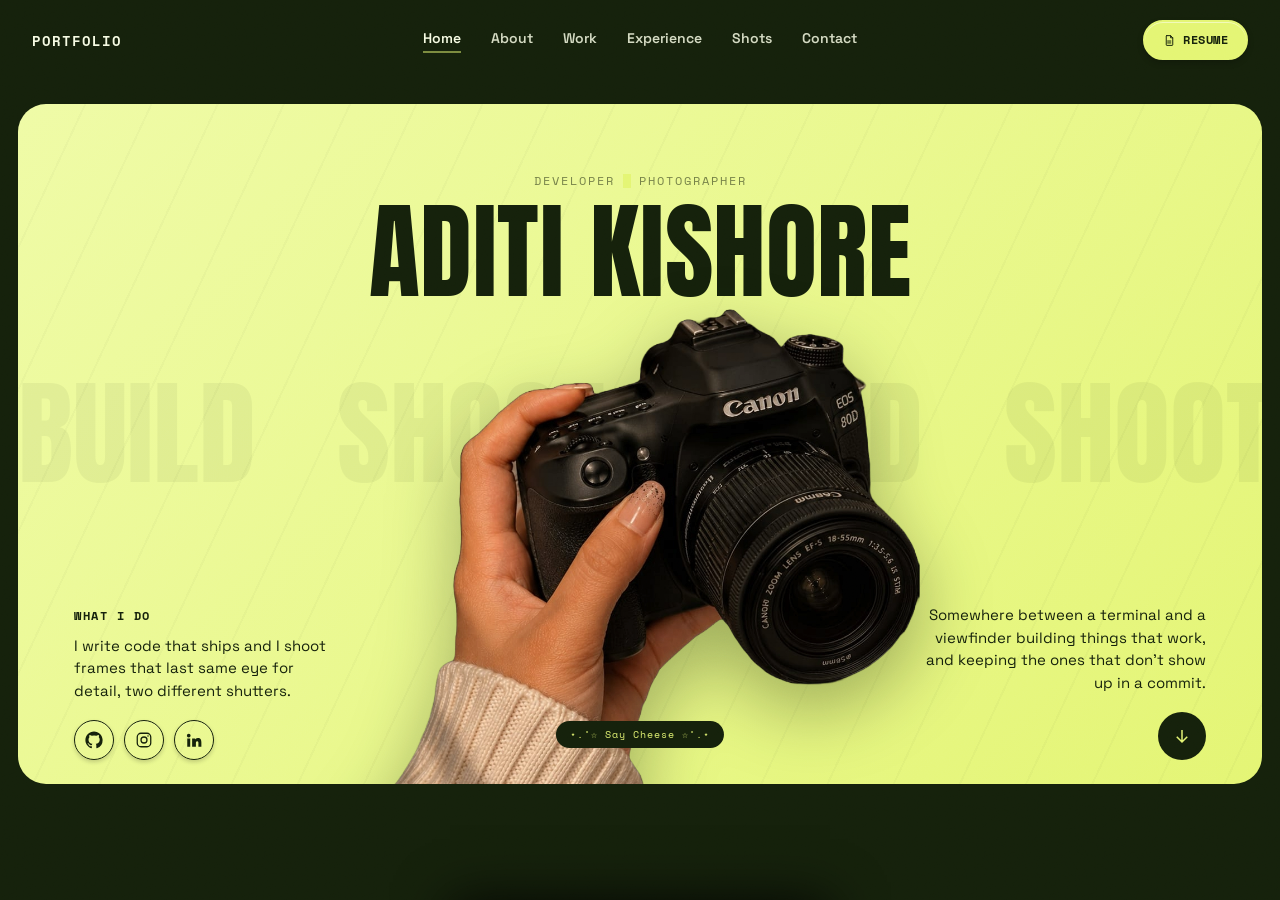
<file: index.html>
<!DOCTYPE html>
<html lang="en">

<head>
  <meta charset="UTF-8">
  <meta name="viewport" content="width=device-width, initial-scale=1.0">
  <link rel="icon" type="image/x-icon" href="assets/img/meh.png">
  <link rel="preconnect" href="https://fonts.googleapis.com">
  <link rel="preconnect" href="https://fonts.gstatic.com" crossorigin>
  <link
    href="https://fonts.googleapis.com/css2?family=Anton&family=Space+Grotesk:wght@400;500;600;700&family=Space+Mono:wght@400;700&display=swap"
    rel="stylesheet">
  <link rel="stylesheet" href="assets/css/style.css">
  <title>Aditi Kishore</title>
</head>

<body>

  <div class="grain" aria-hidden="true"></div>

  <nav class="topnav">
    <div class="topnav__mark">
      <img class="topnav__logo" src="assets/img/meh.png" alt="Aditi Kishore logo">
      <span class="topnav__mark-text">PORTFOLIO</span>
    </div>
    <div class="topnav__links">
      <a href="index.html" class="is-active">Home</a>
      <a href="about.html">About</a>
      <a href="work.html">Work</a>
      <a href="experience.html">Experience</a>
      <a href="shots.html">Shots</a>
      <a href="contact.html">Contact</a>
    </div>
    <div class="topnav__socials">
      <button class="hamburger" type="button" aria-label="Open menu" aria-expanded="false">
        <span></span><span></span><span></span>
      </button>
      <a class="btn-resume" href="./assets/docs/Aditi_Kishore_Resume.pdf" target="_blank" rel="noopener noreferrer"
        aria-label="Open Resume">
        <svg viewBox="0 0 24 24" fill="none" stroke="currentColor" stroke-width="1.8" stroke-linecap="round"
          stroke-linejoin="round">
          <path d="M7 3h7l4 4v13a1 1 0 0 1-1 1H7a1 1 0 0 1-1-1V4a1 1 0 0 1 1-1Z" />
          <path d="M14 3v4h4" />
          <path d="M8.5 13h6M8.5 16.5h6" />
        </svg>
        <span>Resume</span>
      </a>
    </div>
  </nav>

  <div class="mobile-menu-backdrop"></div>
  <div class="mobile-menu">
    <button class="mobile-menu__close" type="button" aria-label="Close menu">
      <svg viewBox="0 0 24 24" fill="none" stroke="currentColor" stroke-width="2" stroke-linecap="round"
        stroke-linejoin="round">
        <path d="M6 6l12 12M18 6L6 18" />
      </svg>
    </button>
    <a href="index.html" data-page="home">Home</a>
    <a href="about.html" data-page="about">About</a>
    <a href="work.html" data-page="work">Work</a>
    <a href="experience.html" data-page="experience">Experience</a>
    <a href="shots.html" data-page="shots">Shots</a>
    <a href="contact.html" data-page="contact">Contact</a>
    <a href="./assets/docs/Aditi_Kishore_Resume.pdf" target="_blank" rel="noopener" data-page="resume">Resume</a>
  </div>

  <!-- ============ HERO ============ -->
  <div class="page-pad">
    <section class="panel reveal" id="top">
      <div class="panel__lines"></div>
      <div class="hero">
        <div class="hero__main">
          <div class="hero__ghost" aria-hidden="true">
            <div class="hero__ghost__track">
              <span>BUILD&nbsp;&nbsp;&nbsp;SHOOT&nbsp;&nbsp;&nbsp;BUILD&nbsp;&nbsp;&nbsp;SHOOT&nbsp;&nbsp;&nbsp;BUILD&nbsp;&nbsp;&nbsp;SHOOT&nbsp;&nbsp;&nbsp;</span>
              <span>BUILD&nbsp;&nbsp;&nbsp;SHOOT&nbsp;&nbsp;&nbsp;BUILD&nbsp;&nbsp;&nbsp;SHOOT&nbsp;&nbsp;&nbsp;BUILD&nbsp;&nbsp;&nbsp;SHOOT&nbsp;&nbsp;&nbsp;</span>
            </div>
          </div>
          <div class="hero__head">
            <div class="eyebrow" style="color:rgba(21,33,11,0.55);margin-bottom:14px;">DEVELOPER<span
                class="cursor"></span>PHOTOGRAPHER</div>
            <h1 class="hero__title">ADITI KISHORE</h1>
          </div>

          <div class="hero__photo">
            <img src="assets/img/camerscut.png" alt="Aditi holding her Canon EOS 80D">
            <span class="hero__photo__tag hero__photo__tag--mobile" aria-hidden="true">&#8902;.&#730;&#9734; Say Cheese
              &#9734;&#730;.&#8902;</span>
          </div>
          <span class="hero__photo__tag hero__photo__tag--desktop">&#8902;.&#730;&#9734; Say Cheese
            &#9734;&#730;.&#8902;</span>
        </div>

        <div class="hero__row">
          <div class="hero__intro">
            <strong>What I do</strong>
            I write code that ships and I shoot frames that last same eye for detail, two different shutters.
            <div class="hero__socials">
              <a class="icon-btn" href="https://github.com/Adtkre" target="_blank" rel="noopener" aria-label="GitHub">
                <svg viewBox="0 0 24 24" fill="currentColor">
                  <path
                    d="M12 .5C5.73.5.5 5.73.5 12c0 5.09 3.29 9.39 7.86 10.9.57.1.78-.25.78-.55v-2.1c-3.2.7-3.87-1.36-3.87-1.36-.53-1.34-1.29-1.7-1.29-1.7-1.05-.72.08-.7.08-.7 1.16.08 1.78 1.2 1.78 1.2 1.04 1.77 2.72 1.26 3.38.96.1-.75.4-1.26.73-1.55-2.55-.29-5.23-1.28-5.23-5.7 0-1.26.45-2.29 1.2-3.1-.12-.29-.52-1.46.11-3.05 0 0 .98-.31 3.2 1.18a11.1 11.1 0 0 1 5.83 0c2.22-1.49 3.2-1.18 3.2-1.18.63 1.59.23 2.76.11 3.05.75.81 1.2 1.84 1.2 3.1 0 4.43-2.69 5.41-5.25 5.7.42.36.78 1.07.78 2.17v3.22c0 .3.21.66.79.55A11.51 11.51 0 0 0 23.5 12C23.5 5.73 18.27.5 12 .5Z" />
                </svg>
              </a>
              <a class="icon-btn" href="https://www.instagram.com/havea.capture/" target="_blank" rel="noopener"
                aria-label="Instagram">
                <svg viewBox="0 0 24 24" fill="none" stroke="currentColor" stroke-width="1.7">
                  <rect x="3" y="3" width="18" height="18" rx="5" />
                  <circle cx="12" cy="12" r="4" />
                  <circle cx="17.3" cy="6.7" r="1" fill="currentColor" stroke="none" />
                </svg>
              </a>
              <a class="icon-btn" href="https://www.linkedin.com/in/aditi-kishore-729836320/" target="_blank"
                rel="noopener" aria-label="LinkedIn">
                <svg viewBox="0 0 24 24" fill="currentColor">
                  <path
                    d="M4.98 3.5a2.5 2.5 0 1 1 0 5.001 2.5 2.5 0 0 1 0-5ZM3 9.98h3.96V21H3V9.98ZM9.5 9.98h3.8v1.5h.05c.53-1 1.82-2.06 3.75-2.06 4 0 4.74 2.63 4.74 6.05V21h-3.96v-4.65c0-1.11-.02-2.54-1.55-2.54-1.55 0-1.79 1.21-1.79 2.46V21H9.5V9.98Z" />
                </svg>
              </a>
            </div>
          </div>
          <div class="hero__right">
            <p class="hero__tagline">Somewhere between a terminal and a viewfinder building things that work, and
              keeping the ones that don't show up in a commit.</p>
            <a class="hero__scroll" href="about.html" aria-label="Go to about section">
              <svg viewBox="0 0 24 24" fill="none" stroke="currentColor" stroke-width="2">
                <path d="M12 4v16M5 13l7 7 7-7" />
              </svg>
            </a>
          </div>
        </div>
      </div>
    </section>
  </div>

  <nav class="bottom-nav" aria-label="Mobile navigation">
    <a href="index.html" class="bottom-nav__item is-active" data-page="home">
      <span class="icon-circle"><svg viewBox="0 0 24 24" fill="none" stroke="currentColor" stroke-width="1.8"
          stroke-linecap="round" stroke-linejoin="round">
          <path d="M4 11.5 12 4l8 7.5" />
          <path d="M6.5 10.5V19h11v-8.5" />
          <path d="M10 19v-4.5h4V19" />
        </svg></span>
      <span>Home</span>
    </a>
    <a href="about.html" class="bottom-nav__item" data-page="about">
      <span class="icon-circle"><svg viewBox="0 0 24 24" fill="none" stroke="currentColor" stroke-width="1.8"
          stroke-linecap="round" stroke-linejoin="round">
          <circle cx="12" cy="8" r="3.5" />
          <path d="M4.5 20c1-3.6 4.2-6 7.5-6s6.5 2.4 7.5 6" />
        </svg></span>
      <span>About</span>
    </a>
    <a href="work.html" class="bottom-nav__item" data-page="work">
      <span class="icon-circle"><svg viewBox="0 0 24 24" fill="none" stroke="currentColor" stroke-width="1.8"
          stroke-linecap="round" stroke-linejoin="round">
          <rect x="3" y="7.5" width="18" height="12" rx="2" />
          <path d="M8.5 7.5V6a2 2 0 0 1 2-2h3a2 2 0 0 1 2 2v1.5" />
          <path d="M3 12.5h18" />
        </svg></span>
      <span>Work</span>
    </a>
    <a href="experience.html" class="bottom-nav__item" data-page="experience">
      <span class="icon-circle"><svg viewBox="0 0 24 24" fill="none" stroke="currentColor" stroke-width="1.8"
          stroke-linecap="round" stroke-linejoin="round">
          <path d="M4 6h16M4 12h16M4 18h10" />
        </svg></span>
      <span>Exp</span>
    </a>
    <a href="contact.html" class="bottom-nav__item" data-page="contact">
      <span class="icon-circle"><svg viewBox="0 0 24 24" fill="none" stroke="currentColor" stroke-width="1.8"
          stroke-linecap="round" stroke-linejoin="round">
          <rect x="3" y="5" width="18" height="14" rx="2" />
          <path d="m4 6.5 8 6 8-6" />
        </svg></span>
      <span>Contact</span>
    </a>
    <a href="./assets/docs/Aditi_Kishore_Resume.pdf" target="_blank" rel="noopener"
      class="bottom-nav__item bottom-nav__item--resume">
      <span class="icon-circle"><svg viewBox="0 0 24 24" fill="none" stroke="currentColor" stroke-width="1.8"
          stroke-linecap="round" stroke-linejoin="round">
          <path d="M7 3h7l4 4v13a1 1 0 0 1-1 1H7a1 1 0 0 1-1-1V4a1 1 0 0 1 1-1Z" />
          <path d="M14 3v4h4" />
          <path d="M8.5 13h6M8.5 16.5h6" />
        </svg></span>
      <span>Resume</span>
    </a>
  </nav>
  <script src="assets/js/main.js"></script>
</body>

</html>
</file>
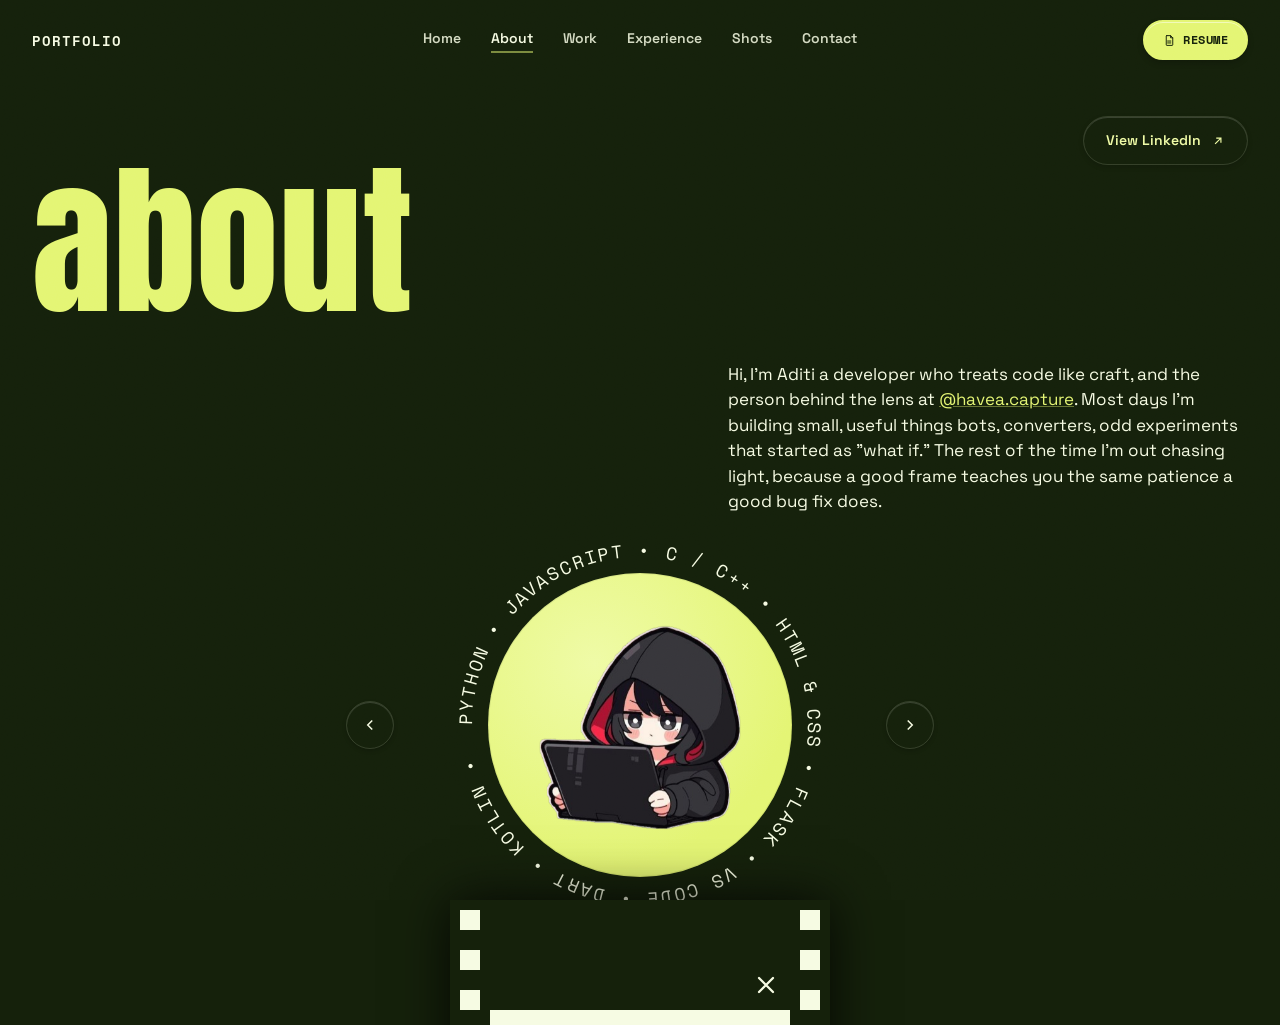
<file: about.html>
<!DOCTYPE html>
<html lang="en">
<head>
<meta charset="UTF-8">
<meta name="viewport" content="width=device-width, initial-scale=1.0">
<link rel="icon" type="image/x-icon" href="assets/img/meh.png">
<link rel="preconnect" href="https://fonts.googleapis.com">
<link rel="preconnect" href="https://fonts.gstatic.com" crossorigin>
<link href="https://fonts.googleapis.com/css2?family=Anton&family=Space+Grotesk:wght@400;500;600;700&family=Space+Mono:wght@400;700&display=swap" rel="stylesheet">
<link rel="stylesheet" href="assets/css/style.css">
<title>About</title>
</head>
<body>

<div class="grain" aria-hidden="true"></div>

<nav class="topnav">
  <div class="topnav__mark">
    <img class="topnav__logo" src="assets/img/meh.png" alt="Aditi Kishore logo">
    <span class="topnav__mark-text">PORTFOLIO</span>
  </div>
  <div class="topnav__links">
    <a href="index.html">Home</a>
    <a href="about.html" class="is-active">About</a>
    <a href="work.html">Work</a>
    <a href="experience.html">Experience</a>
    <a href="shots.html">Shots</a>
    <a href="contact.html">Contact</a>
  </div>
  <div class="topnav__socials">
    <button class="hamburger" type="button" aria-label="Open menu" aria-expanded="false">
      <span></span><span></span><span></span>
    </button>
    <a  class="btn-resume"
  href="./assets/docs/Aditi_Kishore_Resume.pdf"
  target="_blank"
  rel="noopener noreferrer"
  aria-label="Open Resume">
      <svg viewBox="0 0 24 24" fill="none" stroke="currentColor" stroke-width="1.8" stroke-linecap="round" stroke-linejoin="round"><path d="M7 3h7l4 4v13a1 1 0 0 1-1 1H7a1 1 0 0 1-1-1V4a1 1 0 0 1 1-1Z"/><path d="M14 3v4h4"/><path d="M8.5 13h6M8.5 16.5h6"/></svg>
      <span>Resume</span>
    </a>
  </div>
</nav>

<div class="mobile-menu-backdrop"></div>
<div class="mobile-menu">
    <button class="mobile-menu__close" type="button" aria-label="Close menu">
      <svg viewBox="0 0 24 24" fill="none" stroke="currentColor" stroke-width="2" stroke-linecap="round" stroke-linejoin="round"><path d="M6 6l12 12M18 6L6 18"/></svg>
    </button>
    <a href="index.html" data-page="home">Home</a>
    <a href="about.html" data-page="about">About</a>
    <a href="work.html" data-page="work">Work</a>
    <a href="experience.html" data-page="experience">Experience</a>
    <a href="shots.html" data-page="shots">Shots</a>
    <a href="contact.html" data-page="contact">Contact</a>
    <a href="./assets/docs/Aditi_Kishore_Resume.pdf" target="_blank" rel="noopener">Resume</a>
</div>

<!-- ============ ABOUT ============ -->
<section class="section section--first" id="about">
  <div class="wrap">
    <div class="about__top reveal">
      <h1 class="section__title">about</h1>
      <a class="btn-pill btn-pill--light" href="https://www.linkedin.com/in/aditi-kishore-729836320/" target="_blank" rel="noopener">
        View LinkedIn
        <svg viewBox="0 0 24 24" fill="none" stroke="currentColor" stroke-width="2"><path d="M7 17 17 7M9 7h8v8"/></svg>
      </a>
    </div>

    <p class="about__bio reveal">
      Hi, I'm Aditi a developer who treats code like craft, and the person behind the lens at
      <a href="https://www.instagram.com/havea.capture/" target="_blank" rel="noopener">@havea.capture</a>.
      Most days I'm building small, useful things bots, converters, odd experiments that started as
      "what if." The rest of the time I'm out chasing light, because a good frame teaches you the same
      patience a good bug fix does.
    </p>

    <div class="wheel-block reveal">
      <div class="wheel-arrow">
        <button class="icon-btn" onclick="toggleWheel()" aria-label="Show stack">
          <svg viewBox="0 0 24 24" fill="none" stroke="currentColor" stroke-width="2"><path d="M15 18l-6-6 6-6"/></svg>
        </button>
      </div>

      <div class="wheel">
        <svg class="wheel__ring" viewBox="0 0 300 300">
          <defs><path id="ringpath" d="M 150,150 m -120,0 a 120,120 0 1,1 240,0 a 120,120 0 1,1 -240,0"/></defs>
          <text>
            <textPath id="ringtext" href="#ringpath" startOffset="0%">
              PYTHON &#x2022; JAVASCRIPT &#x2022; C / C++ &#x2022; HTML &amp; CSS &#x2022; FLASK &#x2022; VS CODE &#x2022; DART &#x2022; KOTLIN &#x2022;
            </textPath>
          </text>
        </svg>
        <div class="wheel__disc">
          <div class="wheel__icon" id="iconStack">
            <img src="assets/img/laptop.png" alt="Tech stack">
          </div>
          <div class="wheel__icon hidden" id="iconGear">
            <img src="assets/img/cameralogo.png" alt="Camera gear">
          </div>
        </div>
      </div>

      <div class="wheel-arrow">
        <button class="icon-btn" onclick="toggleWheel()" aria-label="Show gear">
          <svg viewBox="0 0 24 24" fill="none" stroke="currentColor" stroke-width="2"><path d="M9 18l6-6-6-6"/></svg>
        </button>
      </div>
    </div>

    <div class="skills-pills" id="skillsPills">
      <div class="pills-group" id="pillsStack">
        <span>PYTHON</span><span>JAVASCRIPT</span><span>C / C++</span><span>HTML &amp; CSS</span><span>FLASK</span><span>VS CODE</span><span>DART</span><span>KOTLIN</span>
      </div>
      <div class="pills-group hidden" id="pillsGear">
        <span>CAMERA BODY</span><span>PRIME LENS</span><span>MANUAL FILM CAM</span><span>TRIPOD</span><span>EDITING SUITE</span><span>SNAPSEED</span>
      </div>
    </div>

  </div>
</section>


<nav class="bottom-nav" aria-label="Mobile navigation">
  <a href="index.html" class="bottom-nav__item" data-page="home">
    <span class="icon-circle"><svg viewBox="0 0 24 24" fill="none" stroke="currentColor" stroke-width="1.8" stroke-linecap="round" stroke-linejoin="round"><path d="M4 11.5 12 4l8 7.5"/><path d="M6.5 10.5V19h11v-8.5"/><path d="M10 19v-4.5h4V19"/></svg></span>
    <span>Home</span>
  </a>
  <a href="about.html" class="bottom-nav__item is-active" data-page="about">
    <span class="icon-circle"><svg viewBox="0 0 24 24" fill="none" stroke="currentColor" stroke-width="1.8" stroke-linecap="round" stroke-linejoin="round"><circle cx="12" cy="8" r="3.5"/><path d="M4.5 20c1-3.6 4.2-6 7.5-6s6.5 2.4 7.5 6"/></svg></span>
    <span>About</span>
  </a>
  <a href="work.html" class="bottom-nav__item" data-page="work">
    <span class="icon-circle"><svg viewBox="0 0 24 24" fill="none" stroke="currentColor" stroke-width="1.8" stroke-linecap="round" stroke-linejoin="round"><rect x="3" y="7.5" width="18" height="12" rx="2"/><path d="M8.5 7.5V6a2 2 0 0 1 2-2h3a2 2 0 0 1 2 2v1.5"/><path d="M3 12.5h18"/></svg></span>
    <span>Work</span>
  </a>
  <a href="experience.html" class="bottom-nav__item" data-page="experience">
    <span class="icon-circle"><svg viewBox="0 0 24 24" fill="none" stroke="currentColor" stroke-width="1.8" stroke-linecap="round" stroke-linejoin="round"><path d="M4 6h16M4 12h16M4 18h10"/></svg></span>
    <span>Exp</span>
  </a>
  <a href="contact.html" class="bottom-nav__item" data-page="contact">
    <span class="icon-circle"><svg viewBox="0 0 24 24" fill="none" stroke="currentColor" stroke-width="1.8" stroke-linecap="round" stroke-linejoin="round"><rect x="3" y="5" width="18" height="14" rx="2"/><path d="m4 6.5 8 6 8-6"/></svg></span>
    <span>Contact</span>
  </a>
  <a href="./assets/docs/Aditi_Kishore_Resume.pdf" target="_blank" rel="noopener" class="bottom-nav__item bottom-nav__item--resume">
    <span class="icon-circle"><svg viewBox="0 0 24 24" fill="none" stroke="currentColor" stroke-width="1.8" stroke-linecap="round" stroke-linejoin="round"><path d="M7 3h7l4 4v13a1 1 0 0 1-1 1H7a1 1 0 0 1-1-1V4a1 1 0 0 1 1-1Z"/><path d="M14 3v4h4"/><path d="M8.5 13h6M8.5 16.5h6"/></svg></span>
    <span>Resume</span>
  </a>
</nav>

<script src="assets/js/main.js"></script>
</body>
</html>
</file>
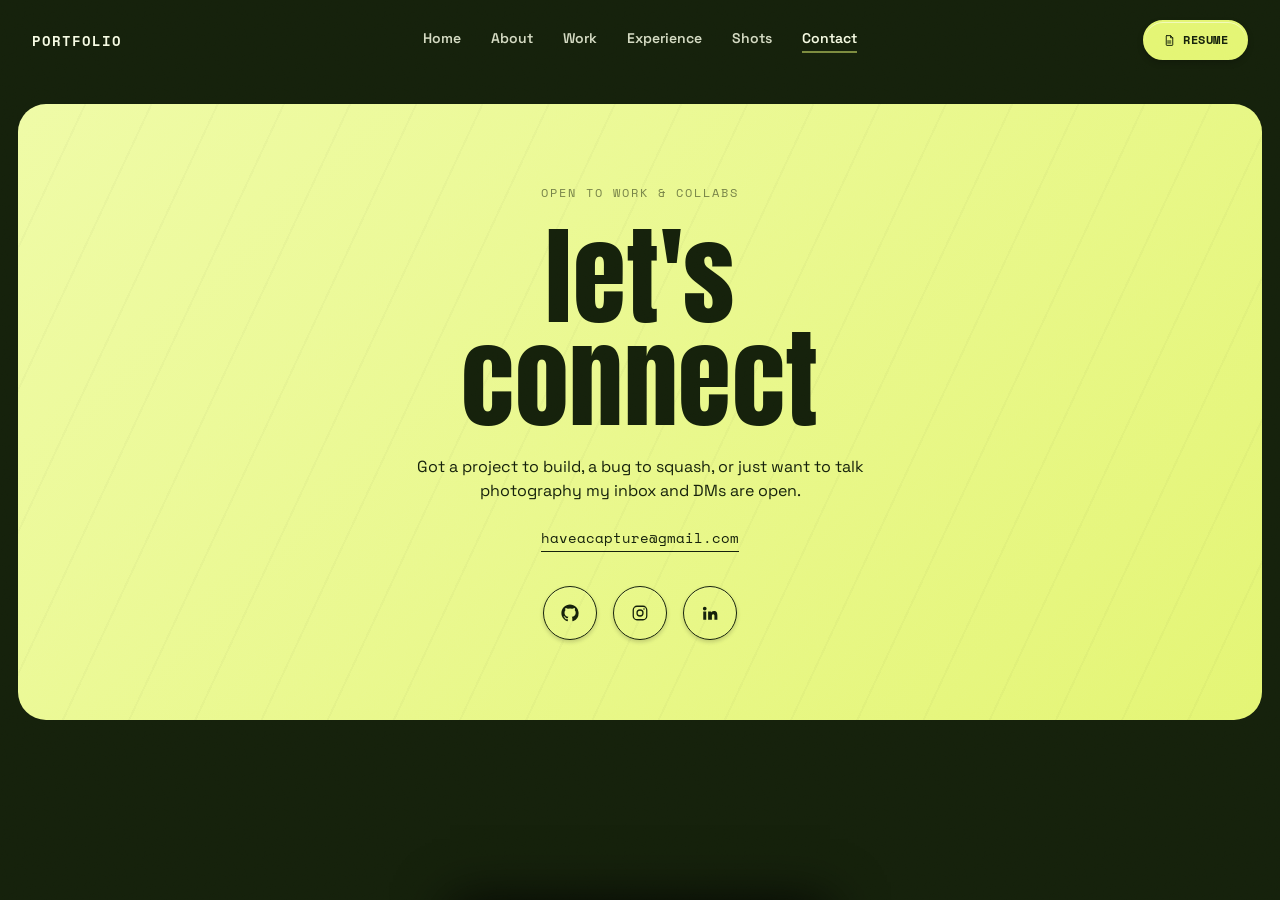
<file: contact.html>
<!DOCTYPE html>
<html lang="en">
<head>
<meta charset="UTF-8">
<meta name="viewport" content="width=device-width, initial-scale=1.0">
<link rel="icon" type="image/x-icon" href="assets/img/meh.png">
<link rel="preconnect" href="https://fonts.googleapis.com">
<link rel="preconnect" href="https://fonts.gstatic.com" crossorigin>
<link href="https://fonts.googleapis.com/css2?family=Anton&family=Space+Grotesk:wght@400;500;600;700&family=Space+Mono:wght@400;700&display=swap" rel="stylesheet">
<link rel="stylesheet" href="assets/css/style.css">
<title>Contact</title>
</head>
<body>

<div class="grain" aria-hidden="true"></div>

<nav class="topnav">
  <div class="topnav__mark">
    <img class="topnav__logo" src="assets/img/meh.png" alt="Aditi Kishore logo">
    <span class="topnav__mark-text">PORTFOLIO</span>
  </div>
  <div class="topnav__links">
    <a href="index.html">Home</a>
    <a href="about.html">About</a>
    <a href="work.html">Work</a>
    <a href="experience.html">Experience</a>
    <a href="shots.html">Shots</a>
    <a href="contact.html" class="is-active">Contact</a>
  </div>
  <div class="topnav__socials">
    <button class="hamburger" type="button" aria-label="Open menu" aria-expanded="false">
      <span></span><span></span><span></span>
    </button>
    <a  class="btn-resume"
  href="./assets/docs/Aditi_Kishore_Resume.pdf"
  target="_blank"
  rel="noopener noreferrer"
  aria-label="Open Resume">
      <svg viewBox="0 0 24 24" fill="none" stroke="currentColor" stroke-width="1.8" stroke-linecap="round" stroke-linejoin="round"><path d="M7 3h7l4 4v13a1 1 0 0 1-1 1H7a1 1 0 0 1-1-1V4a1 1 0 0 1 1-1Z"/><path d="M14 3v4h4"/><path d="M8.5 13h6M8.5 16.5h6"/></svg>
      <span>Resume</span>
    </a>
  </div>
</nav>

<div class="mobile-menu-backdrop"></div>
<div class="mobile-menu">
    <button class="mobile-menu__close" type="button" aria-label="Close menu">
      <svg viewBox="0 0 24 24" fill="none" stroke="currentColor" stroke-width="2" stroke-linecap="round" stroke-linejoin="round"><path d="M6 6l12 12M18 6L6 18"/></svg>
    </button>
    <a href="index.html" data-page="home">Home</a>
    <a href="about.html" data-page="about">About</a>
    <a href="work.html" data-page="work">Work</a>
    <a href="experience.html" data-page="experience">Experience</a>
    <a href="shots.html" data-page="shots">Shots</a>
    <a href="contact.html" data-page="contact">Contact</a>
    <a href="./assets/docs/Aditi_Kishore_Resume.pdf" target="_blank" rel="noopener">Resume</a>
</div>

<!-- ============ CONTACT ============ -->
<div class="page-pad">
  <section class="panel reveal" id="contact">
    <div class="panel__lines"></div>
    <div class="contact">
      <div class="eyebrow" style="color:rgba(21,33,11,0.55);">OPEN TO WORK &amp; COLLABS</div>
      <h2 class="contact__title">let's<br>connect</h2>
      <p class="contact__sub">Got a project to build, a bug to squash, or just want to talk photography my inbox and DMs are open.</p>
      <a class="contact__email" href="mailto:haveacapture@gmail.com">haveacapture@gmail.com</a>
      <div class="contact__row">
        <a class="icon-btn" href="https://github.com/Adtkre" target="_blank" rel="noopener" aria-label="GitHub">
          <svg viewBox="0 0 24 24" fill="currentColor"><path d="M12 .5C5.73.5.5 5.73.5 12c0 5.09 3.29 9.39 7.86 10.9.57.1.78-.25.78-.55v-2.1c-3.2.7-3.87-1.36-3.87-1.36-.53-1.34-1.29-1.7-1.29-1.7-1.05-.72.08-.7.08-.7 1.16.08 1.78 1.2 1.78 1.2 1.04 1.77 2.72 1.26 3.38.96.1-.75.4-1.26.73-1.55-2.55-.29-5.23-1.28-5.23-5.7 0-1.26.45-2.29 1.2-3.1-.12-.29-.52-1.46.11-3.05 0 0 .98-.31 3.2 1.18a11.1 11.1 0 0 1 5.83 0c2.22-1.49 3.2-1.18 3.2-1.18.63 1.59.23 2.76.11 3.05.75.81 1.2 1.84 1.2 3.1 0 4.43-2.69 5.41-5.25 5.7.42.36.78 1.07.78 2.17v3.22c0 .3.21.66.79.55A11.51 11.51 0 0 0 23.5 12C23.5 5.73 18.27.5 12 .5Z"/></svg>
        </a>
        <a class="icon-btn" href="https://www.instagram.com/havea.capture/" target="_blank" rel="noopener" aria-label="Instagram">
          <svg viewBox="0 0 24 24" fill="none" stroke="currentColor" stroke-width="1.7"><rect x="3" y="3" width="18" height="18" rx="5"/><circle cx="12" cy="12" r="4"/><circle cx="17.3" cy="6.7" r="1" fill="currentColor" stroke="none"/></svg>
        </a>
        <a class="icon-btn" href="https://www.linkedin.com/in/aditi-kishore-729836320/" target="_blank" rel="noopener" aria-label="LinkedIn">
          <svg viewBox="0 0 24 24" fill="currentColor"><path d="M4.98 3.5a2.5 2.5 0 1 1 0 5.001 2.5 2.5 0 0 1 0-5ZM3 9.98h3.96V21H3V9.98ZM9.5 9.98h3.8v1.5h.05c.53-1 1.82-2.06 3.75-2.06 4 0 4.74 2.63 4.74 6.05V21h-3.96v-4.65c0-1.11-.02-2.54-1.55-2.54-1.55 0-1.79 1.21-1.79 2.46V21H9.5V9.98Z"/></svg>
        </a>
      </div>
    </div>
  </section>
</div>



<nav class="bottom-nav" aria-label="Mobile navigation">
  <a href="index.html" class="bottom-nav__item" data-page="home">
    <span class="icon-circle"><svg viewBox="0 0 24 24" fill="none" stroke="currentColor" stroke-width="1.8" stroke-linecap="round" stroke-linejoin="round"><path d="M4 11.5 12 4l8 7.5"/><path d="M6.5 10.5V19h11v-8.5"/><path d="M10 19v-4.5h4V19"/></svg></span>
    <span>Home</span>
  </a>
  <a href="about.html" class="bottom-nav__item" data-page="about">
    <span class="icon-circle"><svg viewBox="0 0 24 24" fill="none" stroke="currentColor" stroke-width="1.8" stroke-linecap="round" stroke-linejoin="round"><circle cx="12" cy="8" r="3.5"/><path d="M4.5 20c1-3.6 4.2-6 7.5-6s6.5 2.4 7.5 6"/></svg></span>
    <span>About</span>
  </a>
  <a href="work.html" class="bottom-nav__item" data-page="work">
    <span class="icon-circle"><svg viewBox="0 0 24 24" fill="none" stroke="currentColor" stroke-width="1.8" stroke-linecap="round" stroke-linejoin="round"><rect x="3" y="7.5" width="18" height="12" rx="2"/><path d="M8.5 7.5V6a2 2 0 0 1 2-2h3a2 2 0 0 1 2 2v1.5"/><path d="M3 12.5h18"/></svg></span>
    <span>Work</span>
  </a>
  <a href="experience.html" class="bottom-nav__item" data-page="experience">
    <span class="icon-circle"><svg viewBox="0 0 24 24" fill="none" stroke="currentColor" stroke-width="1.8" stroke-linecap="round" stroke-linejoin="round"><path d="M4 6h16M4 12h16M4 18h10"/></svg></span>
    <span>Exp</span>
  </a>
  <a href="contact.html" class="bottom-nav__item is-active" data-page="contact">
    <span class="icon-circle"><svg viewBox="0 0 24 24" fill="none" stroke="currentColor" stroke-width="1.8" stroke-linecap="round" stroke-linejoin="round"><rect x="3" y="5" width="18" height="14" rx="2"/><path d="m4 6.5 8 6 8-6"/></svg></span>
    <span>Contact</span>
  </a>
  <a href="./assets/docs/Aditi_Kishore_Resume.pdf" target="_blank" rel="noopener" class="bottom-nav__item bottom-nav__item--resume">
    <span class="icon-circle"><svg viewBox="0 0 24 24" fill="none" stroke="currentColor" stroke-width="1.8" stroke-linecap="round" stroke-linejoin="round"><path d="M7 3h7l4 4v13a1 1 0 0 1-1 1H7a1 1 0 0 1-1-1V4a1 1 0 0 1 1-1Z"/><path d="M14 3v4h4"/><path d="M8.5 13h6M8.5 16.5h6"/></svg></span>
    <span>Resume</span>
  </a>
</nav>

<script src="assets/js/main.js"></script>
</body>
</html>
</file>
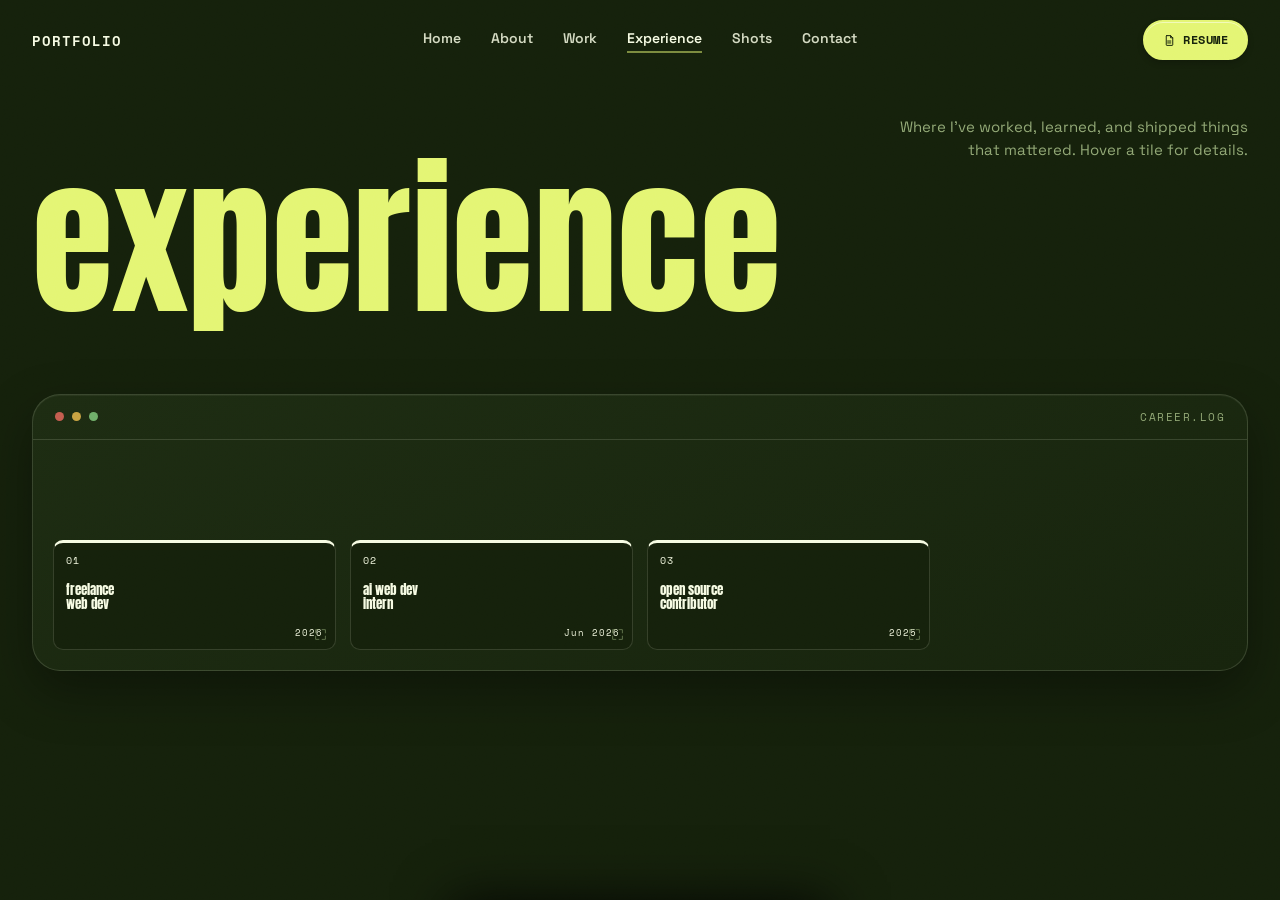
<file: experience.html>
<!DOCTYPE html>
<html lang="en">
<head>
<meta charset="UTF-8">
<meta name="viewport" content="width=device-width, initial-scale=1.0">
<link rel="icon" type="image/x-icon" href="assets/img/meh.png">
<link rel="preconnect" href="https://fonts.googleapis.com">
<link rel="preconnect" href="https://fonts.gstatic.com" crossorigin>
<link href="https://fonts.googleapis.com/css2?family=Anton&family=Space+Grotesk:wght@400;500;600;700&family=Space+Mono:wght@400;700&display=swap" rel="stylesheet">
<link rel="stylesheet" href="assets/css/style.css">
<title>Experience</title>
</head>
<body>

<div class="grain" aria-hidden="true"></div>

<nav class="topnav">
  <div class="topnav__mark">
    <img class="topnav__logo" src="assets/img/meh.png" alt="Aditi Kishore logo">
    <span class="topnav__mark-text">PORTFOLIO</span>
  </div>
  <div class="topnav__links">
    <a href="index.html">Home</a>
    <a href="about.html">About</a>
    <a href="work.html">Work</a>
    <a href="experience.html" class="is-active">Experience</a>
    <a href="shots.html">Shots</a>
    <a href="contact.html">Contact</a>
  </div>
  <div class="topnav__socials">
    <button class="hamburger" type="button" aria-label="Open menu" aria-expanded="false">
      <span></span><span></span><span></span>
    </button>
    <a  class="btn-resume"
  href="./assets/docs/Aditi_Kishore_Resume.pdf"
  target="_blank"
  rel="noopener noreferrer"
  aria-label="Open Resume">
      <svg viewBox="0 0 24 24" fill="none" stroke="currentColor" stroke-width="1.8" stroke-linecap="round" stroke-linejoin="round"><path d="M7 3h7l4 4v13a1 1 0 0 1-1 1H7a1 1 0 0 1-1-1V4a1 1 0 0 1 1-1Z"/><path d="M14 3v4h4"/><path d="M8.5 13h6M8.5 16.5h6"/></svg>
      <span>Resume</span>
    </a>
  </div>
</nav>

<div class="mobile-menu-backdrop"></div>
<div class="mobile-menu">
    <button class="mobile-menu__close" type="button" aria-label="Close menu">
      <svg viewBox="0 0 24 24" fill="none" stroke="currentColor" stroke-width="2" stroke-linecap="round" stroke-linejoin="round"><path d="M6 6l12 12M18 6L6 18"/></svg>
    </button>
    <a href="index.html" data-page="home">Home</a>
    <a href="about.html" data-page="about">About</a>
    <a href="work.html" data-page="work">Work</a>
    <a href="experience.html" data-page="experience">Experience</a>
    <a href="shots.html" data-page="shots">Shots</a>
    <a href="contact.html" data-page="contact">Contact</a>
    <a href="./assets/docs/Aditi_Kishore_Resume.pdf" target="_blank" rel="noopener">Resume</a>
</div>

<!-- ============ EXPERIENCE ============ -->
<section class="section section--first" id="experience">
  <div class="wrap">
    <div class="section__head reveal">
      <h2 class="section__title">experience</h2>
      <p class="section__desc">Where I've worked, learned, and shipped things that mattered. Hover a tile for details.</p>
    </div>

    <div class="exp-deck reveal">
      <div class="exp-deck__bar">
        <span class="exp-deck__dot"></span>
        <span class="exp-deck__dot"></span>
        <span class="exp-deck__dot"></span>
        <span class="exp-deck__label mono">career.log</span>
      </div>

      <div class="exp-grid">

        <div class="exp-box exp-box--a">
          <div class="exp-box__detail">
            <span class="exp-box__date mono">2026</span>
            <h3 class="exp-box__role">Freelance Web Developer</h3>
            <span class="exp-box__co mono">The Splash (Salon) — Freelance</span>
            <ul>
              <li>Designed and built a custom website for The Splash, translating their brand identity into a responsive, client-ready site.</li>
              <li>Handled the project end-to-end as a freelancer, from requirements gathering to deployment.</li>
            </ul>
          </div>
          <div class="exp-box__face">
            <span class="exp-box__icon mono">01</span>
            <span class="exp-box__title">Freelance<br>Web Dev</span>
            <span class="exp-box__year mono">2026</span>
            <svg class="exp-box__expand" viewBox="0 0 24 24" fill="none" stroke="currentColor" stroke-width="1.8" stroke-linecap="round" stroke-linejoin="round"><path d="M9 3H3v6M15 3h6v6M21 15v6h-6M3 15v6h6"/></svg>
          </div>
        </div>

        <div class="exp-box exp-box--b">
          <div class="exp-box__detail">
            <span class="exp-box__date mono">Jun 2026</span>
            <h3 class="exp-box__role">AI Web Development Intern</h3>
            <span class="exp-box__co mono">INAmigos Foundation</span>
            <ul>
              <li>Developed AI-powered web applications by integrating modern web technologies with AI solutions.</li>
              <li>Gained hands-on experience in both frontend and backend development within an industry setting.</li>
            </ul>
          </div>
          <div class="exp-box__face">
            <span class="exp-box__icon mono">02</span>
            <span class="exp-box__title">AI Web Dev<br>Intern</span>
            <span class="exp-box__year mono">Jun 2026</span>
            <svg class="exp-box__expand" viewBox="0 0 24 24" fill="none" stroke="currentColor" stroke-width="1.8" stroke-linecap="round" stroke-linejoin="round"><path d="M9 3H3v6M15 3h6v6M21 15v6h-6M3 15v6h6"/></svg>
          </div>
        </div>

        <div class="exp-box exp-box--c">
          <div class="exp-box__detail">
            <span class="exp-box__date mono">Jul – Nov 2025</span>
            <h3 class="exp-box__role">Open Source Contributor</h3>
            <span class="exp-box__co mono">GirlScript Foundation</span>
            <ul>
              <li>Contributed to GSSoC (GirlScript Summer of Code) by resolving real project issues.</li>
              <li>Gained first-hand experience with open-source development and collaborative coding workflows.</li>
            </ul>
          </div>
          <div class="exp-box__face">
            <span class="exp-box__icon mono">03</span>
            <span class="exp-box__title">Open Source<br>Contributor</span>
            <span class="exp-box__year mono">2025</span>
            <svg class="exp-box__expand" viewBox="0 0 24 24" fill="none" stroke="currentColor" stroke-width="1.8" stroke-linecap="round" stroke-linejoin="round"><path d="M9 3H3v6M15 3h6v6M21 15v6h-6M3 15v6h6"/></svg>
          </div>
        </div>

        <!-- naya experience add karna ho toh bas is poore .exp-box block ko copy karke text badal do
             aur exp-box--a / --b / --c class ko cycle karo taaki color alag rahe -->

      </div>
    </div>
  </div>
</section>



<nav class="bottom-nav" aria-label="Mobile navigation">
  <a href="index.html" class="bottom-nav__item" data-page="home">
    <span class="icon-circle"><svg viewBox="0 0 24 24" fill="none" stroke="currentColor" stroke-width="1.8" stroke-linecap="round" stroke-linejoin="round"><path d="M4 11.5 12 4l8 7.5"/><path d="M6.5 10.5V19h11v-8.5"/><path d="M10 19v-4.5h4V19"/></svg></span>
    <span>Home</span>
  </a>
  <a href="about.html" class="bottom-nav__item" data-page="about">
    <span class="icon-circle"><svg viewBox="0 0 24 24" fill="none" stroke="currentColor" stroke-width="1.8" stroke-linecap="round" stroke-linejoin="round"><circle cx="12" cy="8" r="3.5"/><path d="M4.5 20c1-3.6 4.2-6 7.5-6s6.5 2.4 7.5 6"/></svg></span>
    <span>About</span>
  </a>
  <a href="work.html" class="bottom-nav__item" data-page="work">
    <span class="icon-circle"><svg viewBox="0 0 24 24" fill="none" stroke="currentColor" stroke-width="1.8" stroke-linecap="round" stroke-linejoin="round"><rect x="3" y="7.5" width="18" height="12" rx="2"/><path d="M8.5 7.5V6a2 2 0 0 1 2-2h3a2 2 0 0 1 2 2v1.5"/><path d="M3 12.5h18"/></svg></span>
    <span>Work</span>
  </a>
  <a href="experience.html" class="bottom-nav__item is-active" data-page="experience">
    <span class="icon-circle"><svg viewBox="0 0 24 24" fill="none" stroke="currentColor" stroke-width="1.8" stroke-linecap="round" stroke-linejoin="round"><path d="M4 6h16M4 12h16M4 18h10"/></svg></span>
    <span>Exp</span>
  </a>
  <a href="contact.html" class="bottom-nav__item" data-page="contact">
    <span class="icon-circle"><svg viewBox="0 0 24 24" fill="none" stroke="currentColor" stroke-width="1.8" stroke-linecap="round" stroke-linejoin="round"><rect x="3" y="5" width="18" height="14" rx="2"/><path d="m4 6.5 8 6 8-6"/></svg></span>
    <span>Contact</span>
  </a>
  <a href="./assets/docs/Aditi_Kishore_Resume.pdf" target="_blank" rel="noopener" class="bottom-nav__item bottom-nav__item--resume">
    <span class="icon-circle"><svg viewBox="0 0 24 24" fill="none" stroke="currentColor" stroke-width="1.8" stroke-linecap="round" stroke-linejoin="round"><path d="M7 3h7l4 4v13a1 1 0 0 1-1 1H7a1 1 0 0 1-1-1V4a1 1 0 0 1 1-1Z"/><path d="M14 3v4h4"/><path d="M8.5 13h6M8.5 16.5h6"/></svg></span>
    <span>Resume</span>
  </a>
</nav>

<script src="assets/js/main.js"></script>
</body>
</html>
</file>
<file: assets/css/style.css>
:root {
  --ink: #15210B;
  --ink-soft: #1D2C12;
  --ink-line: rgba(246, 251, 227, 0.14);
  --lime: #E4F574;
  --lime-pale: #EFFBA6;
  --cream: #F6FBE3;
  --sage: #92A876;
  --radius-lg: 28px;
  --radius-md: 16px;
  --maxw: 1280px;
  --ease: cubic-bezier(.16, .84, .32, 1);
  --bottom-nav-h: 96px;
}

* {
  box-sizing: border-box;
  -webkit-tap-highlight-color: transparent;
}

html {
  scroll-behavior: smooth;
}

body {
  margin: 0;
  background: var(--ink);
  color: var(--cream);
  font-family: 'Space Grotesk', sans-serif;
  font-size: 16px;
  line-height: 1.5;
  overflow-x: hidden;
}

h1,
h2,
h3 {
  margin: 0;
  font-family: 'Anton', sans-serif;
  font-weight: 400;
  letter-spacing: 0.5px;
  text-transform: lowercase;
}

p {
  margin: 0;
}

a {
  color: inherit;
  text-decoration: none;
}

ul {
  margin: 0;
  padding: 0;
  list-style: none;
}

button {
  font-family: inherit;
  border: none;
  background: none;
  cursor: pointer;
  color: inherit;
}

img {
  max-width: 100%;
  display: block;
}

.mono {
  font-family: 'Space Mono', monospace;
}

/* ---------- focus ---------- */
a:focus-visible,
button:focus-visible {
  outline: 2px solid var(--lime);
  outline-offset: 3px;
  border-radius: 4px;
}

/* ---------- grain overlay ---------- */
.grain {
  position: fixed;
  inset: 0;
  pointer-events: none;
  z-index: 999;
  opacity: 0.05;
  mix-blend-mode: overlay;
  background-image: url("data:image/svg+xml,%3Csvg xmlns='http://www.w3.org/2000/svg' width='120' height='120'%3E%3Cfilter id='n'%3E%3CfeTurbulence type='fractalNoise' baseFrequency='0.9' numOctaves='2' stitchTiles='stitch'/%3E%3C/filter%3E%3Crect width='100%25' height='100%25' filter='url(%23n)'/%3E%3C/svg%3E");
}

/* ---------- layout helpers ---------- */
.wrap {
  max-width: var(--maxw);
  margin: 0 auto;
  padding: 0 32px;
}

.eyebrow {
  display: inline-flex;
  align-items: center;
  gap: 8px;
  font-family: 'Space Mono', monospace;
  font-size: 12px;
  letter-spacing: 2px;
  text-transform: uppercase;
  color: var(--sage);
}

.cursor {
  display: inline-block;
  width: 8px;
  height: 14px;
  background: var(--lime);
  animation: blink 1.1s steps(2) infinite;
}

@keyframes blink {
  50% {
    opacity: 0;
  }
}

.btn-pill {
  display: inline-flex;
  align-items: center;
  gap: 10px;
  padding: 13px 22px;
  border-radius: 999px;
  border: 1px solid currentColor;
  font-family: 'Space Grotesk', sans-serif;
  font-weight: 600;
  font-size: 14px;
  box-shadow: 0 1px 0 rgba(255, 255, 255, 0.15) inset, 0 2px 5px rgba(0, 0, 0, 0.15);
  transition: background .25s var(--ease), color .25s var(--ease), box-shadow .25s var(--ease), transform .25s var(--ease);
  white-space: nowrap;
}

.btn-pill:hover {
  transform: translateY(-2px);
}

.btn-pill:active {
  transform: translateY(0);
  box-shadow: 0 1px 3px rgba(0, 0, 0, 0.25) inset;
}

.btn-pill svg {
  width: 14px;
  height: 14px;
  flex: none;
  transition: transform .25s var(--ease);
}

.btn-pill:hover svg {
  transform: translate(2px, -2px);
}

.btn-pill--dark {
  color: var(--ink);
  border-color: var(--ink);
}

.btn-pill--dark:hover {
  background: var(--ink);
  color: var(--lime-pale);
}

.btn-pill--light {
  color: var(--lime-pale);
  border-color: var(--ink-line);
}

.btn-pill--light:hover {
  background: var(--lime-pale);
  color: var(--ink);
  border-color: var(--lime-pale);
}

.icon-btn {
  width: 46px;
  height: 46px;
  border-radius: 50%;
  display: inline-flex;
  align-items: center;
  justify-content: center;
  border: 1px solid currentColor;
  box-shadow: 0 1px 0 rgba(255, 255, 255, 0.15) inset, 0 2px 4px rgba(0, 0, 0, 0.18);
  transition: transform .25s var(--ease), background .25s var(--ease), color .25s var(--ease), box-shadow .25s var(--ease);
}

.icon-btn svg {
  width: 18px;
  height: 18px;
}

.icon-btn:hover {
  transform: translateY(-3px);
  box-shadow: 0 1px 0 rgba(255, 255, 255, 0.2) inset, 0 6px 12px rgba(0, 0, 0, 0.25);
}

.icon-btn:active {
  transform: translateY(0);
  box-shadow: 0 1px 3px rgba(0, 0, 0, 0.3) inset;
}

/* ---------- reveal on scroll ---------- */
.reveal {
  opacity: 0;
  transform: translateY(24px);
  transition: opacity .7s var(--ease), transform .7s var(--ease);
}

.reveal.in-view {
  opacity: 1;
  transform: translateY(0);
}

@media (prefers-reduced-motion: reduce) {
  .reveal {
    opacity: 1;
    transform: none;
    transition: none;
  }

  .cursor {
    animation: none;
  }

  * {
    scroll-behavior: auto !important;
  }
}

/* ====================== NAV (top, desktop) ====================== */
.topnav {
  position: relative;
  z-index: 100;
  display: flex;
  align-items: center;
  justify-content: space-between;
  padding: 20px 32px;
  background: var(--ink);
}

.topnav__mark {
  display: flex;
  align-items: center;
  gap: 10px;
  font-family: 'Space Mono', monospace;
  font-size: 14px;
  font-weight: 700;
  letter-spacing: 1px;
}

.topnav__mark svg {
  width: 26px;
  height: 26px;
}

.topnav__logo {
  width: 30px;
  height: 30px;
  border-radius: 8px;
  object-fit: cover;
  display: none;
  border: 1px solid var(--ink-line);
}

.topnav__links {
  display: flex;
  gap: 30px;
  font-size: 14px;
  font-weight: 600;
  position: absolute;
  left: 50%;
  top: 50%;
  transform: translate(-50%, -50%);
}

.topnav__links a {
  position: relative;
  padding-bottom: 4px;
  color: var(--cream);
  opacity: 0.85;
}

.topnav__links a:hover,
.topnav__links a.is-active {
  opacity: 1;
}

.topnav__links a::after {
  content: '';
  position: absolute;
  left: 0;
  bottom: 0;
  width: 0;
  height: 1px;
  background: var(--lime);
  transition: width .25s var(--ease);
}

.topnav__links a:hover::after,
.topnav__links a.is-active::after {
  width: 100%;
}

.topnav__socials {
  display: flex;
  gap: 10px;
  align-items: center;
}

.topnav__socials .icon-btn {
  width: 36px;
  height: 36px;
  border-color: var(--ink-line);
}

.topnav__socials .icon-btn svg {
  width: 15px;
  height: 15px;
}

.topnav__socials .icon-btn:hover {
  background: var(--lime);
  color: var(--ink);
  border-color: var(--lime);
}

/* ---------- resume button (top, desktop) ---------- */
.btn-resume {
  display: inline-flex;
  align-items: center;
  gap: 7px;
  padding: 9px 18px;
  border-radius: 999px;
  background: var(--lime);
  color: var(--ink);
  border: 2px solid var(--lime);
  font-family: 'Space Mono', monospace;
  font-size: 12px;
  font-weight: 700;
  letter-spacing: 0.5px;
  text-transform: uppercase;
  white-space: nowrap;
  box-shadow: 0 1px 0 rgba(255, 255, 255, 0.5) inset, 0 3px 6px rgba(0, 0, 0, 0.2);
  animation: pulse-glow 2.2s ease-in-out infinite;
  transition: background .2s var(--ease), color .2s var(--ease), transform .2s var(--ease), box-shadow .2s var(--ease);
}

.btn-resume:hover {
  background: var(--ink);
  color: var(--lime);
  transform: translateY(-2px);
  animation: none;
  box-shadow: 0 0 0 3px rgba(228, 245, 116, 0.4);
}

.btn-resume:active {
  transform: translateY(0);
}

.btn-resume svg {
  width: 13px;
  height: 13px;
  flex: none;
}

@keyframes pulse-glow {

  0%,
  100% {
    box-shadow: 0 0 0 0 rgba(228, 245, 116, 0.6);
  }

  50% {
    box-shadow: 0 0 0 8px rgba(228, 245, 116, 0);
  }
}

@media (max-width:860px) {
  .topnav__links {
    display: none;
  }

  .topnav .btn-resume {
    display: none;
  }

  .topnav__mark-text {
    display: none;
  }

  .topnav__logo {
    display: block;
  }

  .topnav {
    position: sticky;
    top: 0;
    z-index: 120;
    background: transparent;
  }
}

/* ---------- hamburger (mobile) ---------- */
.hamburger {
  display: none;
  flex-direction: column;
  justify-content: center;
  align-items: center;
  gap: 5px;
  width: 36px;
  height: 36px;
  padding: 0;
  cursor: pointer;
  flex: none;
}

.hamburger span {
  display: block;
  width: 20px;
  height: 2px;
  background: var(--cream);
  border-radius: 2px;
  transition: transform .25s var(--ease), opacity .25s var(--ease);
}

.hamburger.is-open span:nth-child(1) {
  transform: translateY(7px) rotate(45deg);
}

.hamburger.is-open span:nth-child(2) {
  opacity: 0;
}

.hamburger.is-open span:nth-child(3) {
  transform: translateY(-7px) rotate(-45deg);
}

.mobile-menu-backdrop {
  display: none;
  position: fixed;
  inset: 0;
  background: rgba(0, 0, 0, 0.55);
  z-index: 240;
  opacity: 0;
  transition: opacity .3s var(--ease);
}

.mobile-menu-backdrop.is-open {
  display: block;
  opacity: 1;
}

/* ---------- mobile menu: film-reel strip ---------- */
.mobile-menu {
  display: flex;
  flex-direction: column;
  position: fixed;
  top: 0;
  bottom: 0;
  left: 50%;
  width: 100%;
  max-width: 380px;
  max-height: none;
  background: var(--ink);
  border: none;
  padding: 60px 0 40px;
  transform: translate(-50%, 100%);
  transition: transform .5s cubic-bezier(0.77, 0, 0.175, 1);
  z-index: 250;
  box-shadow: 0 0 50px rgba(0, 0, 0, 0.8);
  overflow-y: auto;
  pointer-events: none;
}

.mobile-menu.is-open {
  transform: translate(-50%, 0);
  pointer-events: auto;
}

.mobile-menu::before,
.mobile-menu::after {
  content: '';
  position: absolute;
  top: 0;
  bottom: 0;
  width: 40px;
  background-image: url("data:image/svg+xml,%3Csvg xmlns='http://www.w3.org/2000/svg' width='40' height='40' viewBox='0 0 40 40'%3E%3Crect x='10' y='10' width='20' height='20' fill='%23F6FBE3'/%3E%3C/svg%3E");
  background-repeat: repeat-y;
  z-index: 1;
  pointer-events: none;
}

.mobile-menu::before {
  left: 0;
}

.mobile-menu::after {
  right: 0;
}

.mobile-menu__close {
  position: sticky;
  top: 10px;
  align-self: flex-end;
  width: 44px;
  height: 44px;
  margin-bottom: 20px;
  display: flex;
  align-items: center;
  justify-content: center;
  color: var(--cream);
  border: none;
  border-radius: 0;
  background: transparent;
  transition: transform .2s var(--ease);
  z-index: 10;
  margin-right: 42px;
}

.mobile-menu__close svg {
  width: 28px;
  height: 28px;
}

.mobile-menu__close:hover {
  transform: scale(1.1);
}

.mobile-menu a {
  position: relative;
  z-index: 2;
  display: flex;
  align-items: center;
  justify-content: center;
  width: calc(100% - 80px);
  margin: 0 auto 24px;
  aspect-ratio: 4/3;
  font-family: 'Anton', sans-serif;
  font-size: 36px;
  letter-spacing: 1px;
  color: var(--ink);
  text-transform: uppercase;
  background: var(--cream);
  border: none;
  border-radius: 0;
  transition: background .2s var(--ease), color .2s var(--ease);
  overflow: hidden;
}

.mobile-menu a:hover,
.mobile-menu a.is-active {
  background: var(--lime);
}

@media (max-width:860px) {
  .hamburger {
    display: flex;
  }
}

/* ====================== BOTTOM APP NAV (mobile, filmstrip style) ====================== */
.bottom-nav {
  display: none;
  position: fixed;
  left: 50%;
  bottom: calc(18px + env(safe-area-inset-bottom));
  transform: translateX(-50%);
  z-index: 200;
  width: max-content;
  max-width: calc(100vw - 32px);
  background: linear-gradient(180deg, #223016 0%, var(--ink-soft) 100%);
  border: 3px solid rgba(246, 251, 227, 0.4);
  border-radius: 4px;
  padding: 13px 0;
  align-items: stretch;
  justify-content: center;
  gap: 0;
  box-shadow:
    0 10px 18px rgba(0, 0, 0, 0.3),
    0 22px 44px rgba(0, 0, 0, 0.35),
    0 1px 0 rgba(246, 251, 227, 0.06) inset,
    0 -1px 6px rgba(0, 0, 0, 0.35) inset;
}

/* sprocket-hole perforations, film-strip style (top & bottom edges only) */
.bottom-nav::before,
.bottom-nav::after {
  content: '';
  position: absolute;
  left: 8px;
  right: 8px;
  height: 8px;
  background-image: url("data:image/svg+xml,%3Csvg xmlns='http://www.w3.org/2000/svg' width='14' height='8' viewBox='0 0 14 8'%3E%3Crect x='2' y='1' width='8' height='6' rx='2' ry='2' fill='%23FFFFFF'/%3E%3C/svg%3E");
  background-repeat: repeat-x;
  background-size: 14px 8px;
}

.bottom-nav::before {
  top: 3px;
}

.bottom-nav::after {
  bottom: 3px;
}

.bottom-nav__item {
  position: relative;
  flex: none;
  width: 56px;
  display: flex;
  flex-direction: column;
  align-items: center;
  justify-content: center;
  gap: 4px;
  padding: 4px 4px;
  border-radius: 0;
  border-top: 3px solid rgba(246, 251, 227, 0.4);
  border-bottom: 3px solid rgba(246, 251, 227, 0.4);
  border-right: 3px solid rgba(246, 251, 227, 0.4);
  color: var(--sage);
  -webkit-tap-highlight-color: transparent;
  outline: none;
  user-select: none;
  transition: color .25s var(--ease), background .25s var(--ease);
}

.bottom-nav__item:first-child {
  border-top-left-radius: 2px;
  border-bottom-left-radius: 2px;
}

.bottom-nav__item:last-child {
  border-right: none;
  border-top-right-radius: 2px;
  border-bottom-right-radius: 2px;
}

.bottom-nav__item .icon-circle {
  width: 32px;
  height: 26px;
  display: flex;
  align-items: center;
  justify-content: center;
  border-radius: 8px;
  background: rgba(246, 251, 227, 0.05);
  border: 1px solid rgba(246, 251, 227, 0.08);
  transition: background .2s var(--ease), color .2s var(--ease);
}

.bottom-nav__item svg {
  width: 17px;
  height: 17px;
  transition: transform .2s var(--ease);
}

.bottom-nav__item span {
  font-family: 'Space Mono', monospace;
  font-size: 8.5px;
  letter-spacing: 0.3px;
  text-transform: uppercase;
  white-space: nowrap;
  transition: color .2s var(--ease), transform .25s var(--ease);
}

.bottom-nav__item:active .icon-circle {
  background: rgba(246, 251, 227, 0.08);
  transform: scale(0.92);
}

.bottom-nav__item:active svg {
  transform: scale(0.9);
}

/* ---------- active item: bigger "developed frame" popping off the strip ---------- */
.bottom-nav__item.is-active {
  color: var(--lime);
}

.bottom-nav__item.is-active .icon-circle {
  color: var(--ink);
  border-color: var(--lime);
  background: var(--lime);
}

.bottom-nav__item.is-active:active .icon-circle {
  background: var(--lime-pale);
}

.bottom-nav__item--resume {
  color: var(--lime);
}

.bottom-nav__item--resume .icon-circle {
  color: var(--lime);
}

.bottom-nav__item--resume:active .icon-circle {
  background: rgba(228, 245, 116, 0.12);
}

@media (max-width:860px) {
  .bottom-nav {
    display: flex;
  }

  body {
    padding-bottom: var(--bottom-nav-h);
  }
}

/* ====================== PANEL (hero & contact) ====================== */
.page-pad {
  padding: 24px 18px 0;
}

.panel {
  max-width: var(--maxw);
  margin: 0 auto;
  background: linear-gradient(135deg, var(--lime-pale) 0%, var(--lime) 100%);
  border-radius: var(--radius-lg);
  position: relative;
  overflow: hidden;
  color: var(--ink);
}

.panel__lines {
  position: absolute;
  inset: 0;
  opacity: 0.5;
  pointer-events: none;
  background: repeating-linear-gradient(115deg, rgba(21, 33, 11, 0.05) 0 2px, transparent 2px 60px);
}

/* ---- hero ---- */
.hero {
  position: relative;
  padding: 64px 56px 24px;
  min-height: 680px;
  display: flex;
  flex-direction: column;
  justify-content: space-between;
  gap: 40px;
}

.hero__ghost {
  position: absolute;
  top: 40%;
  left: 0;
  width: 100%;
  overflow: hidden;
  white-space: nowrap;
  z-index: 1;
  font-family: 'Anton', sans-serif;
  font-size: 9vw;
  line-height: 1;
  color: var(--ink);
  opacity: 0.05;
}

.hero__ghost__track {
  display: inline-flex;
  width: max-content;
  animation: drift 30s linear infinite;
}

.hero__ghost__track span {
  display: inline-block;
}

@keyframes drift {
  from {
    transform: translateX(0);
  }

  to {
    transform: translateX(-50%);
  }
}

.hero__head {
  position: relative;
  z-index: 2;
  text-align: center;
}

.hero__title {
  font-size: clamp(40px, 8.2vw, 116px);
  line-height: 0.92;
  white-space: nowrap;
  text-transform: uppercase;
}

.hero__photo {
  position: absolute;
  top: 30%;
  left: 50%;
  transform: translateX(-50%);
  height: 600px;
  z-index: 4;
  pointer-events: none;
}

.hero__photo img {
  height: 100%;
  width: auto;
  display: block;
  filter: drop-shadow(0 25px 35px rgba(21, 33, 11, 0.35));
}

.hero__photo__tag {
  background: var(--ink);
  color: var(--lime);
  font-family: 'Space Mono', monospace;
  font-size: 10px;
  letter-spacing: 1px;
  padding: 6px 14px;
  border-radius: 999px;
  white-space: nowrap;
  z-index: 5;
}

.hero__photo__tag--desktop {
  position: absolute;
  left: 50%;
  bottom: 36px;
  transform: translateX(-50%);
}

.hero__photo__tag--mobile {
  display: none;
}

@media (max-width:720px) {
  .hero__title {
    white-space: normal;
    font-size: clamp(40px, 13vw, 64px);
  }

  .hero__photo {
    position: relative;
    top: auto;
    left: auto;
    transform: none;
    height: 260px;
    margin: 14px auto 0;
  }

  .hero__photo__tag--desktop {
    display: none;
  }

  .hero__photo__tag--mobile {
    display: inline-flex;
    position: absolute;
    left: 50%;
    bottom: 10px;
    transform: translateX(-50%);
    pointer-events: auto;
  }

  .hero__photo img {
    -webkit-mask-image: linear-gradient(to bottom, #000 70%, transparent 100%);
    mask-image: linear-gradient(to bottom, #000 70%, transparent 100%);
    filter: none;
  }
}

.hero__row {
  position: relative;
  z-index: 2;
  display: flex;
  justify-content: space-between;
  align-items: flex-end;
  gap: 40px;
  flex-wrap: wrap;
}

.hero__intro {
  max-width: 260px;
  font-size: 15px;
}

.hero__intro strong {
  display: block;
  margin-bottom: 10px;
  font-family: 'Space Mono', monospace;
  font-size: 12px;
  text-transform: uppercase;
  letter-spacing: 1.5px;
}

.hero__socials {
  display: flex;
  gap: 10px;
  margin-top: 18px;
}

.hero__socials .icon-btn {
  width: 40px;
  height: 40px;
  border-color: var(--ink);
}

.hero__socials .icon-btn:hover {
  background: var(--ink);
  color: var(--lime);
}

.hero__right {
  display: flex;
  flex-direction: column;
  align-items: flex-end;
  gap: 18px;
}

.hero__tagline {
  max-width: 280px;
  font-size: 15px;
  text-align: right;
}

.hero__scroll {
  width: 48px;
  height: 48px;
  border-radius: 50%;
  background: var(--ink);
  color: var(--lime);
  display: flex;
  align-items: center;
  justify-content: center;
  flex: none;
  animation: bob 2.4s ease-in-out infinite;
}

@keyframes bob {

  0%,
  100% {
    transform: translateY(0);
  }

  50% {
    transform: translateY(6px);
  }
}

.hero__scroll svg {
  width: 18px;
  height: 18px;
}

.panel-nav {
  display: flex;
  justify-content: center;
  gap: 48px;
  padding: 30px 0 8px;
  flex-wrap: wrap;
}

.panel-nav a {
  font-size: 14px;
  font-weight: 600;
  color: var(--cream);
  opacity: 0.8;
}

.panel-nav a:hover {
  opacity: 1;
  color: var(--lime-pale);
}

@media (max-width:720px) {
  .panel#top {
    background: transparent !important;
    overflow: visible;
  }

  .panel#top .panel__lines {
    display: none;
  }

  .hero {
    padding: 0;
    gap: 16px;
  }

  .hero__main {
    background: linear-gradient(135deg, var(--lime-pale) 0%, var(--lime) 100%);
    border-radius: var(--radius-lg);
    padding: 44px 26px 16px;
    position: relative;
    overflow: hidden;
  }

  .hero__row {
    flex-direction: column;
    align-items: flex-start;
    background: linear-gradient(135deg, var(--lime-pale) 0%, var(--lime) 100%);
    border-radius: var(--radius-lg);
    padding: 32px 26px;
    position: relative;
    overflow: hidden;
  }

  .hero__right {
    align-items: flex-start;
  }

  .hero__tagline {
    text-align: left;
  }
}

/* ====================== SECTIONS (dark) ====================== */
.section {
  padding: 72px 0 0;
}

.section--first {
  padding-top: 36px;
}

.section__head {
  display: flex;
  justify-content: space-between;
  align-items: flex-start;
  gap: 40px;
  flex-wrap: wrap;
  margin-bottom: 28px;
}

.section__title {
  font-size: clamp(90px, 13vw, 180px);
  color: var(--lime);
}

.section__desc {
  max-width: 360px;
  font-size: 15px;
  color: var(--sage);
  text-align: right;
}

.section__head--alt .section__desc {
  text-align: left;
}

@media (max-width:720px) {
  .section {
    padding: 60px 0 0;
  }

  .section--first {
    padding-top: 28px;
  }

  .section__desc {
    text-align: left;
  }

  .section__title {
    font-size: clamp(38px, 13vw, 64px);
  }
}

/* ---------- about ---------- */
.about__top {
  display: flex;
  justify-content: space-between;
  align-items: flex-start;
  gap: 30px;
  flex-wrap: wrap;
  margin-bottom: 10px;
}

.about__bio {
  max-width: 520px;
  margin-left: auto;
  font-size: 17px;
  color: var(--cream);
  margin-top: -14px;
}

.about__bio a {
  color: var(--lime);
  text-decoration: underline;
  text-decoration-color: rgba(228, 245, 116, 0.4);
}

.wheel-block {
  display: flex;
  align-items: center;
  justify-content: center;
  gap: 36px;
  flex-wrap: wrap;
  padding-bottom: 90px;
}

.wheel-arrow {
  flex: none;
}

.wheel-arrow .icon-btn {
  width: 48px;
  height: 48px;
  border-color: var(--ink-line);
}

.wheel-arrow .icon-btn:hover {
  background: var(--lime);
  color: var(--ink);
  border-color: var(--lime);
}

.wheel {
  position: relative;
  width: 420px;
  height: 420px;
  flex: none;
}

.wheel__ring {
  width: 100%;
  height: 100%;
  animation: spin 22s linear infinite;
}

@keyframes spin {
  to {
    transform: rotate(360deg);
  }
}

.wheel__ring text {
  font-family: 'Space Mono', monospace;
  font-size: 13px;
  letter-spacing: 1.5px;
  fill: var(--cream);
}

.wheel__disc {
  position: absolute;
  inset: 58px;
  border-radius: 50%;
  background: radial-gradient(circle at 35% 30%, var(--lime-pale), var(--lime) 70%);
  display: flex;
  align-items: center;
  justify-content: center;
  overflow: hidden;
  box-shadow: inset 0 0 0 1px rgba(21, 33, 11, 0.08);
}

.wheel__icon {
  width: 78%;
  height: 78%;
  display: flex;
  align-items: center;
  justify-content: center;
  transition: opacity .3s var(--ease), transform .3s var(--ease);
}

.wheel__icon img {
  width: 100%;
  height: 100%;
  object-fit: contain;
}

.wheel__icon.hidden {
  opacity: 0;
  transform: scale(.7);
  position: absolute;
}

/* ---------- skills pills (mobile only, shown below the wheel) ---------- */
.skills-pills {
  display: none;
  width: 100%;
  justify-content: center;
  margin-top: -40px;
}

.pills-group {
  display: flex;
  flex-wrap: wrap;
  justify-content: center;
  gap: 10px;
}

.pills-group.hidden {
  display: none;
}

.skills-pills span {
  font-family: 'Space Mono', monospace;
  font-size: 12px;
  letter-spacing: 0.5px;
  color: var(--cream);
  border: 1px solid var(--ink-line);
  padding: 9px 16px;
  border-radius: 999px;
  background: var(--ink-soft);
  white-space: nowrap;
}

/* ---------- work: instax camera + scattered polaroid repos ---------- */
/* Mobile-first: simple stacked flow, camera has no card/background, just sits with a soft shadow */
.shots-block {
  position: relative;
  padding-bottom: 80px;
}

.shots-camera {
  display: flex;
  flex-direction: column;
  align-items: center;
  gap: 14px;
  margin: 0 auto 36px;
}

.shots-camera__img {
  width: 230px;
  height: auto;
  transform: rotate(-7deg);
  filter:
    drop-shadow(0 46px 32px rgba(0, 0, 0, 0.65)) drop-shadow(0 18px 14px rgba(0, 0, 0, 0.55)) drop-shadow(0 6px 6px rgba(0, 0, 0, 0.4));
}

.shots-camera__tag {
  font-size: 11px;
  letter-spacing: 2px;
  color: var(--sage);
  text-transform: uppercase;
  text-align: center;
}

.shots-polaroids {
  display: flex;
  flex-direction: column;
  align-items: center;
  gap: 30px;
}

.polaroid {
  display: block;
  position: relative;
  width: 100%;
  max-width: 300px;
  background: var(--cream);
  border-radius: 3px;
  padding: 14px 14px 20px;
  box-shadow:
    0 18px 30px rgba(0, 0, 0, 0.35),
    0 3px 8px rgba(0, 0, 0, 0.25);
  transition: transform .3s var(--ease), box-shadow .3s var(--ease);
  color: var(--ink);
  transform: rotate(-2deg);
}

.shots-polaroids .polaroid:nth-child(even) {
  transform: rotate(2deg);
}

.polaroid:hover {
  transform: translateY(-10px) rotate(0deg) scale(1.03);
  box-shadow: 0 26px 44px rgba(0, 0, 0, 0.5);
  z-index: 5;
}

.polaroid__photo {
  position: relative;
  aspect-ratio: 4/3.3;
  border-radius: 2px;
  background: linear-gradient(150deg, var(--ink-soft), var(--ink) 80%);
  background-size: cover;
  background-position: center;
  overflow: hidden;
}

.polaroid__photo::before {
  content: '';
  position: absolute;
  inset: 0;
  opacity: 0.14;
  mix-blend-mode: overlay;
  background-image: url("data:image/svg+xml,%3Csvg xmlns='http://www.w3.org/2000/svg' width='120' height='120'%3E%3Cfilter id='n'%3E%3CfeTurbulence type='fractalNoise' baseFrequency='0.9' numOctaves='2' stitchTiles='stitch'/%3E%3C/filter%3E%3Crect width='100%25' height='100%25' filter='url(%23n)'/%3E%3C/svg%3E");
}

.polaroid__frame-tag {
  position: absolute;
  top: 10px;
  left: 10px;
  z-index: 1;
  font-size: 10px;
  letter-spacing: 1.5px;
  color: rgba(246, 251, 227, 0.55);
}

.polaroid__letter {
  position: absolute;
  right: 10px;
  bottom: 6px;
  z-index: 1;
  font-family: 'Anton', sans-serif;
  font-size: 30px;
  line-height: 1;
  color: var(--lime);
  opacity: 0.55;
  text-transform: lowercase;
}

.polaroid__caption {
  padding-top: 14px;
  text-align: left;
}

.polaroid__caption h3 {
  font-size: 19px;
  margin-bottom: 6px;
  color: var(--ink);
}

.polaroid__caption p {
  font-size: 12.5px;
  color: var(--ink-soft);
  opacity: 0.78;
  margin-bottom: 10px;
  line-height: 1.4;
}

.polaroid__stack {
  display: flex;
  gap: 6px;
  flex-wrap: wrap;
}

.polaroid__stack span {
  font-family: 'Space Mono', monospace;
  font-size: 10px;
  letter-spacing: 0.3px;
  border: 1px solid rgba(21, 33, 11, 0.25);
  padding: 3px 8px;
  border-radius: 999px;
  color: var(--ink-soft);
}


@media (min-width:860px) {
  .shots-block {
    min-height: 800px;
  }

  .shots-camera {
    position: absolute;
    top: 0;
    left: 0;
    width: 38%;
    margin: 0;
    align-items: flex-start;
    gap: 38px;
    z-index: 1;
  }

  .shots-camera__img {
    width: 100%;
    transform: rotate(-13deg);
  }

  .shots-camera__tag {
    margin-left: 30px;
    text-align: left;
  }

  .shots-polaroids {
    display: block;
  }

  .polaroid {
    position: absolute;
    width: 21%;
    max-width: none;
  }

  .polaroid--1 {
    top: 4%;
    left: 42%;
    transform: rotate(-7deg);
    z-index: 2;
  }

  .polaroid--2 {
    top: 5%;
    left: 66%;
    transform: rotate(5deg);
    z-index: 2;
  }

  .polaroid--3 {
    top: 46%;
    left: 49%;
    transform: rotate(4deg);
    z-index: 3;
  }

  .polaroid--4 {
    top: 40%;
    left: 74%;
    transform: rotate(-6deg);
    z-index: 3;
  }
}

/* ---------- shots ---------- */
.shots-track-wrap {
  position: relative;
}

.shots-track {
  display: flex;
  gap: 20px;
  overflow-x: auto;
  scroll-snap-type: x mandatory;
  padding-bottom: 10px;
  scrollbar-width: none;
}

.shots-track::-webkit-scrollbar {
  display: none;
}

.shot {
  flex: none;
  width: 280px;
  height: 340px;
  scroll-snap-align: start;
  border-radius: var(--radius-md);
  position: relative;
  overflow: hidden;
  display: flex;
  align-items: flex-end;
  padding: 18px;
  border: 1px dashed var(--ink-line);
}

.shot::after {
  content: '';
  position: absolute;
  inset: 0;
  background: linear-gradient(to top, rgba(21, 33, 11, 0.65), transparent 55%);
}

.shot__label {
  position: relative;
  z-index: 1;
  font-family: 'Space Mono', monospace;
  font-size: 12px;
  color: var(--cream);
  letter-spacing: 1px;
}

.shot__icon {
  position: absolute;
  top: 18px;
  left: 18px;
  width: 22px;
  height: 22px;
  color: rgba(246, 251, 227, 0.55);
  z-index: 1;
}

.shots-controls {
  display: flex;
  justify-content: flex-end;
  gap: 10px;
  margin-top: 24px;
}

.shots-controls .icon-btn {
  width: 44px;
  height: 44px;
  border-color: var(--ink-line);
}

.shots-controls .icon-btn:hover {
  background: var(--lime);
  color: var(--ink);
  border-color: var(--lime);
}

.shots-note {
  margin-top: 20px;
  font-family: 'Space Mono', monospace;
  font-size: 12px;
  color: var(--sage);
}

/* ====================== CONTACT PANEL ====================== */
.contact {
  padding: 80px 56px;
  text-align: center;
  display: flex;
  flex-direction: column;
  align-items: center;
  gap: 24px;
}

.contact__title {
  font-size: clamp(46px, 9vw, 108px);
  line-height: 0.95;
}

.contact__sub {
  max-width: 480px;
  font-size: 16px;
}

.contact__row {
  display: flex;
  gap: 16px;
  flex-wrap: wrap;
  justify-content: center;
  margin-top: 10px;
}

.contact__row .icon-btn {
  width: 54px;
  height: 54px;
  border-color: var(--ink);
}

.contact__row .icon-btn:hover {
  background: var(--ink);
  color: var(--lime);
}

.contact__email {
  font-family: 'Space Mono', monospace;
  font-size: 14px;
  border-bottom: 1px solid var(--ink);
  padding-bottom: 3px;
}

@media (max-width:720px) {
  .contact {
    padding: 60px 26px;
  }
}

footer {
  text-align: center;
  padding: 40px 20px 50px;
  font-family: 'Space Mono', monospace;
  font-size: 12px;
  color: var(--sage);
}

footer a {
  text-decoration: underline;
  text-decoration-color: var(--ink-line);
}

@media (max-width:720px) {
  .wheel {
    width: 240px;
    height: 240px;
  }

  .wheel__ring {
    display: none;
  }

  .wheel__disc {
    inset: 0;
  }

  .wheel-block {
    gap: 14px;
    row-gap: 26px;
    padding-bottom: 50px;
  }

  .wheel-arrow .icon-btn {
    width: 40px;
    height: 40px;
  }

  .skills-pills {
    display: flex;
    max-width: 300px;
    margin: 0 auto;
  }

  .about__bio {
    margin-left: 0;
    margin-top: 0;
    max-width: 100%;
    font-size: 15.5px;
  }

  .about__top {
    margin-bottom: 36px;
  }
}

@media (max-width:420px) {
  .wheel {
    width: 200px;
    height: 200px;
  }

  .wheel-block {
    gap: 8px;
  }

  .skills-pills {
    max-width: 250px;
    margin: 0 auto;
  }

  .skills-pills span {
    font-size: 11px;
    padding: 8px 13px;
  }
}

/* ====================== EXPERIENCE DECK ====================== */
.exp-deck {
  background: linear-gradient(160deg, var(--ink-soft) 0%, #17240D 100%);
  border: 1px solid var(--ink-line);
  border-radius: var(--radius-lg);
  padding-bottom: 20px;
  overflow: visible;
  box-shadow: 0 1px 0 rgba(246, 251, 227, 0.05) inset, 0 20px 50px rgba(0, 0, 0, 0.35);
}

.exp-deck__bar {
  display: flex;
  align-items: center;
  gap: 8px;
  padding: 14px 22px;
  border-bottom: 1px solid var(--ink-line);
}

.exp-deck__dot {
  width: 9px;
  height: 9px;
  border-radius: 50%;
  opacity: 0.85;
}

.exp-deck__dot:nth-child(1) {
  background: #E2665B;
}

.exp-deck__dot:nth-child(2) {
  background: #E8B84B;
}

.exp-deck__dot:nth-child(3) {
  background: #7FC77A;
}

.exp-deck__label {
  margin-left: auto;
  font-size: 11px;
  letter-spacing: 1.5px;
  color: var(--sage);
  text-transform: uppercase;
}

.exp-grid {
  display: grid;
  grid-template-columns: repeat(4, 1fr);
  gap: 14px;
  padding: 100px 20px 0;
}

.exp-box {
  position: relative;
  height: 110px;
}

.exp-box__face {
  position: absolute;
  inset: 0;
  z-index: 2;
  background: var(--ink);
  border: 1px solid var(--ink-line);
  border-top: 3px solid var(--accent, var(--lime));
  border-radius: 10px;
  padding: 10px 12px;
  display: flex;
  flex-direction: column;
  justify-content: space-between;
  transition: transform .35s var(--ease), box-shadow .35s var(--ease), border-color .35s var(--ease);
}

.exp-box__icon {
  font-size: 10px;
  color: var(--accent, var(--sage));
  letter-spacing: 1px;
}

.exp-box__title {
  font-family: 'Anton', sans-serif;
  font-size: 12.5px;
  line-height: 1.1;
  color: var(--cream);
  text-transform: lowercase;
}

.exp-box__year {
  font-size: 9px;
  color: var(--accent, var(--lime));
  letter-spacing: 1px;
  align-self: flex-end;
}

.exp-box__expand {
  position: absolute;
  bottom: 8px;
  right: 8px;
  width: 13px;
  height: 13px;
  color: var(--sage);
  opacity: 0.6;
}

.exp-box__detail {
  position: absolute;
  left: 0;
  right: 0;
  bottom: 0;
  z-index: 3;
  background: rgba(246, 251, 227, 0.07);
  backdrop-filter: blur(14px);
  -webkit-backdrop-filter: blur(14px);
  border: 1px solid rgba(246, 251, 227, 0.14);
  border-top: 2px solid var(--accent, var(--lime));
  color: var(--cream);
  border-radius: var(--radius-md);
  padding: 16px;
  box-shadow: 0 20px 38px rgba(0, 0, 0, 0.45);
  opacity: 0;
  transform: translateY(12px);
  pointer-events: none;
  transition: opacity .35s var(--ease), transform .35s var(--ease);
}

.exp-box__date {
  font-size: 9.5px;
  letter-spacing: 1px;
  color: var(--sage);
  opacity: 0.85;
}

.exp-box__role {
  font-size: 14.5px;
  margin: 3px 0 2px;
  text-transform: lowercase;
  color: var(--cream);
}

.exp-box__co {
  display: block;
  font-size: 10.5px;
  color: var(--accent, var(--sage));
  opacity: 0.9;
  margin-bottom: 6px;
}

.exp-box__detail ul {
  margin-top: 2px;
  padding-left: 15px;
  list-style: disc;
}

.exp-box__detail li {
  font-size: 11.5px;
  line-height: 1.45;
  margin-bottom: 3px;
  color: var(--cream);
  opacity: 0.82;
}

.exp-box {
  --accent: var(--cream);
}

.exp-box:hover .exp-box__face {
  transform: translateY(-10px);
  border-color: var(--accent, var(--lime));
  box-shadow: 0 12px 20px rgba(0, 0, 0, 0.3);
}

.exp-box:hover .exp-box__detail {
  opacity: 1;
  transform: translateY(calc(-100% - 16px));
  pointer-events: auto;
}

@media (max-width:860px) {
  .exp-grid {
    grid-template-columns: 1fr;
    padding: 18px 18px 6px;
    gap: 14px;
  }

  .exp-box {
    height: auto;
    display: flex;
    flex-direction: column;
    border-radius: 12px;
    overflow: hidden;
    border: 1px solid var(--ink-line);
    box-shadow: 0 10px 24px rgba(0, 0, 0, 0.3);
  }

  .exp-box__face {
    position: relative;
    z-index: 2;
    order: 1;
    border-radius: 0;
    border: none;
    border-top: 3px solid var(--accent, var(--lime));
    background: var(--ink);
    padding: 12px 14px;
    flex-direction: column;
    gap: 2px;
  }

  .exp-box__icon {
    order: 1;
  }

  .exp-box__title {
    order: 2;
    font-size: 15px;
    line-height: 1.2;
  }

  .exp-box__year {
    order: 3;
    align-self: flex-start;
    font-size: 10px;
  }

  .exp-box__expand {
    display: none;
  }

  .exp-box__detail {
    position: relative;
    order: 2;
    inset: auto;
    z-index: 1;
    opacity: 1;
    transform: none;
    pointer-events: auto;
    border-radius: 0;
    border: none;
    border-top: 1px solid rgba(246, 251, 227, 0.12);
    box-shadow: none;
    padding: 14px;
    backdrop-filter: blur(10px);
    -webkit-backdrop-filter: blur(10px);
  }

  .exp-box:hover .exp-box__face,
  .exp-box:active .exp-box__face {
    transform: none;
    box-shadow: none;
  }

  .exp-box:hover .exp-box__detail {
    transform: none;
  }
}

@media (max-width:420px) {
  .exp-box__title {
    font-size: 13px;
  }

  .exp-grid {
    padding: 16px 14px 4px;
    gap: 12px;
  }

  .exp-box__detail {
    padding: 12px;
  }
}
</file>
